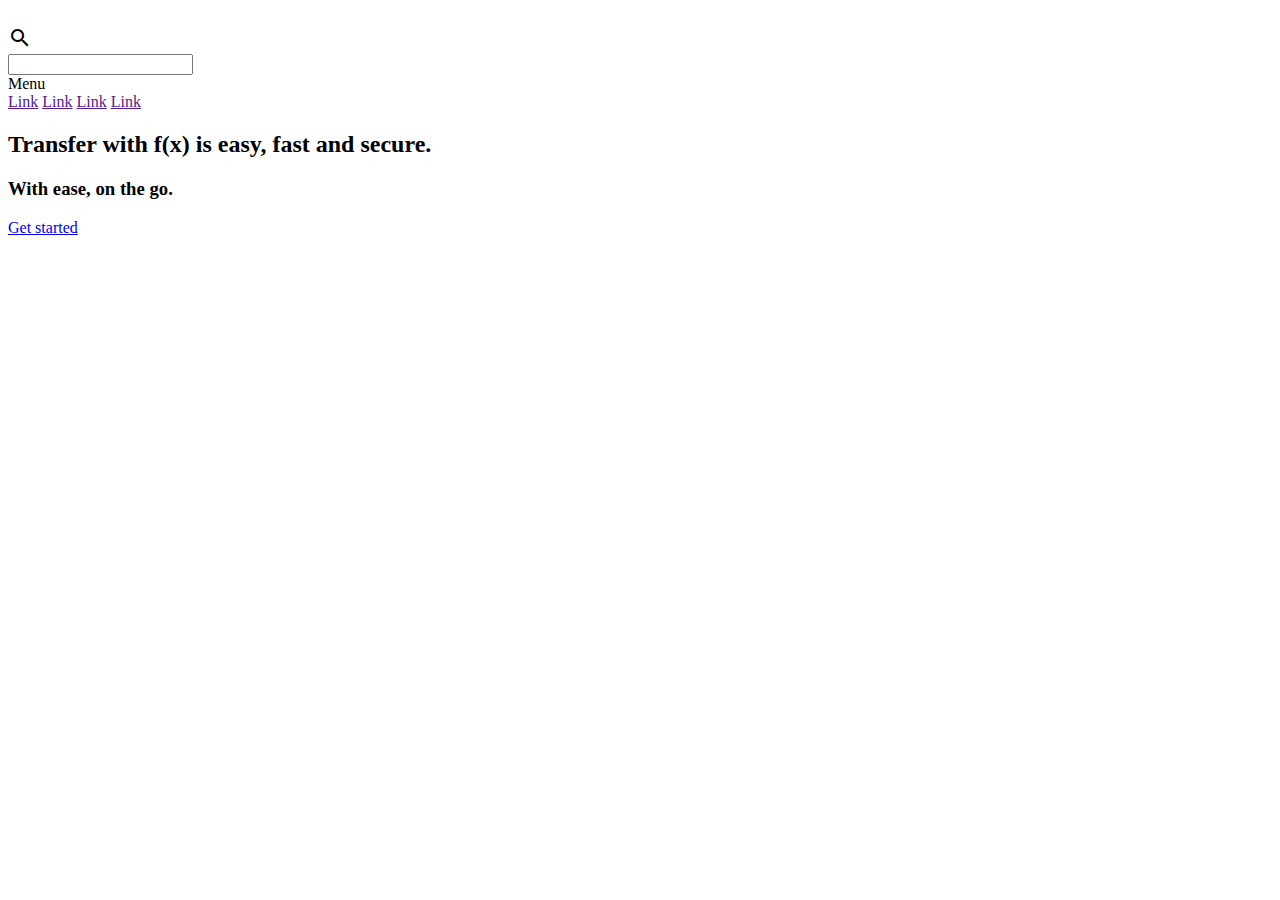
<file: index.html>
<!DOCTYPE html>
<html lang="en">
<head>
	<meta charset="UTF-8">
	<meta http-equiv="X-UA-Compatible" content="IE=edge">
	<meta name="viewport" content="width=device-width, initial-scale=1.0, minimum-scale=1.0">
	<meta name="mobile-web-app-capable" content="yes">
	<title>f(x)</title>
	<link rel="stylesheet" href="https://fonts.googleapis.com/icon?family=Material+Icons">
	<link rel="stylesheet" href="https://code.getmdl.io/1.1.3/material.indigo-pink.min.css">
	<link rel="stylesheet" href="https://fonts.googleapis.com/css?family=Roboto:regular,bold,italic,thin,light,bolditalic,black,medium&lang=en">
	<link rel="stylesheet" type="text/css" href="css/styles.css">
	<script defer src="https://code.getmdl.io/1.1.3/material.min.js"></script>
</head>
<body>
	<div class="mdl-layout mdl-js-layout mdl-layout--fixed-header">
		<header class="mdl-layout__header">
			<div class="mdl-layout__header-row">
				<!-- Title -->
        		<span class="mdl-layout-title"><a href="index.html">f(x)</a></span>
				<!-- Add spacer, to align navigation to the right -->
				<div class="mdl-layout-spacer"></div>
				<div class="mdl-textfield mdl-js-textfield mdl-textfield--expandable
										mdl-textfield--floating-label mdl-textfield--align-right">
					<label class="mdl-button mdl-js-button mdl-button--icon"
								 for="fixed-header-drawer-exp">
						<i class="material-icons">search</i>
					</label>
					<div class="mdl-textfield__expandable-holder">
						<input class="mdl-textfield__input" type="text" name="sample"
									 id="fixed-header-drawer-exp">
					</div>
				</div>
			</div>
		</header>
		<div class="mdl-layout__drawer">
			<span class="mdl-layout-title">Menu</span>
			<nav class="mdl-navigation">
				<a class="mdl-navigation__link" href="">Link</a>
				<a class="mdl-navigation__link" href="">Link</a>
				<a class="mdl-navigation__link" href="">Link</a>
				<a class="mdl-navigation__link" href="">Link</a>
			</nav>
		</div>
		<main class="mdl-layout__content">
			<div class="page-content">
				<div class="mdl-grid">
					<div class="mdl-cell">
						<h2>Transfer with f(x) is easy, fast and secure.</h2>
						<h3>With ease, on the go.</h3>
						<a class="mdl-button mdl-js-button mdl-button--raised mdl-button--primary mdl-js-ripple-effect" href="transfer.html">
							Get started
						</a>
					</div>
				</div>
			</div>
		</main>
	</div>
</body>
</html>
</file>
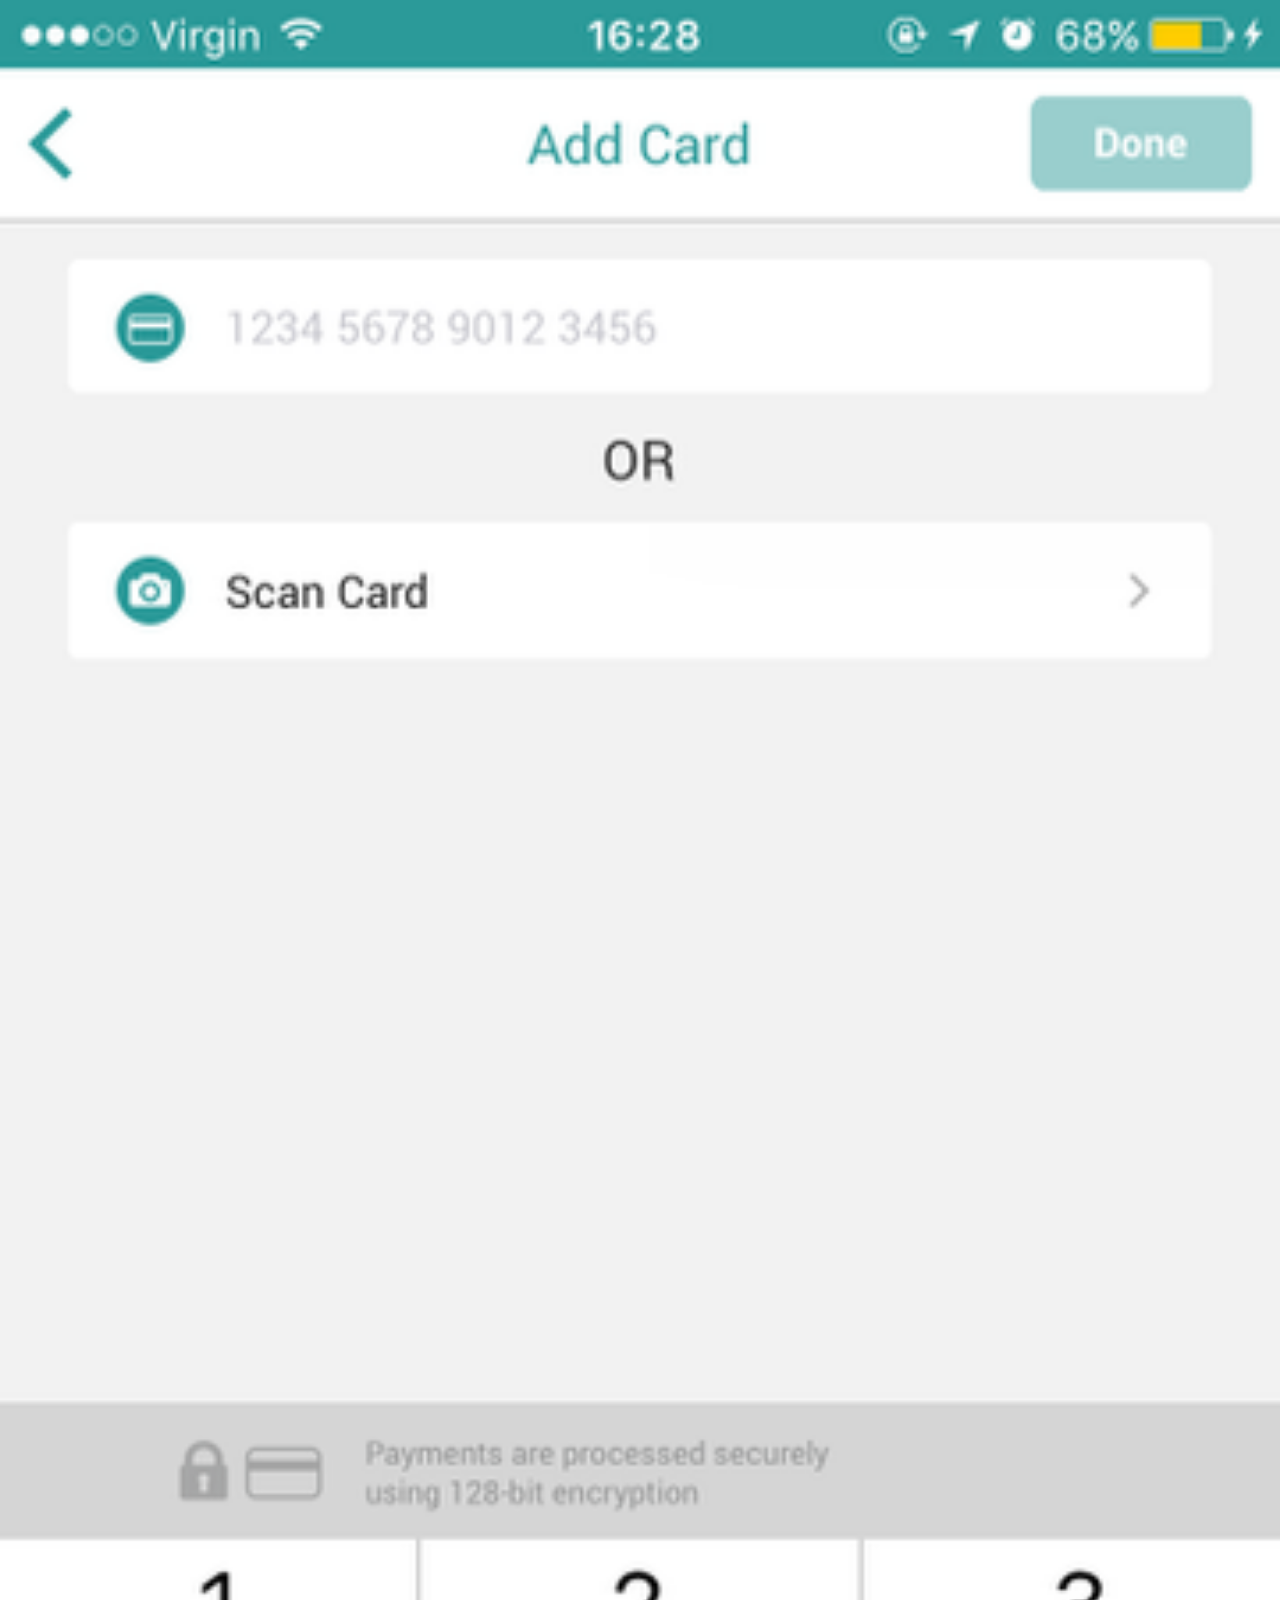
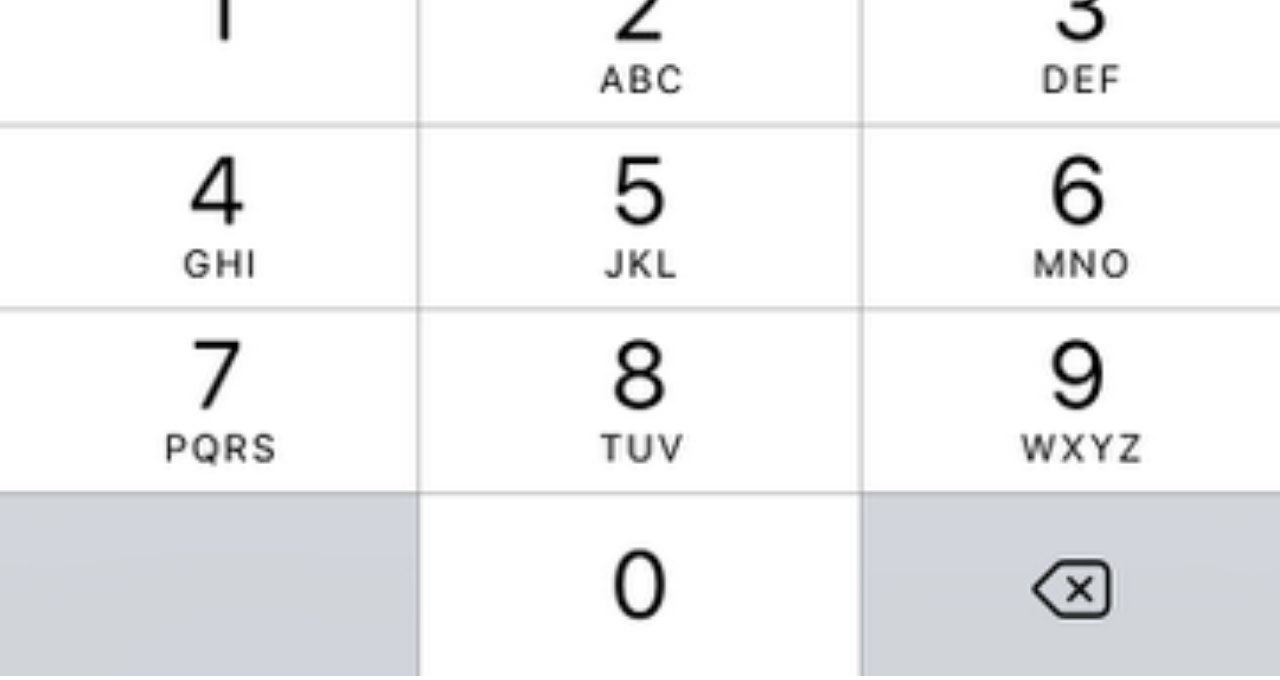
<file: add-payment.html>
<!DOCTYPE html>
<html lang="en">
<head>
	<meta charset="UTF-8">
	<meta http-equiv="X-UA-Compatible" content="IE=edge">
	<meta name="viewport" content="width=device-width, initial-scale=1.0, minimum-scale=1.0">
	<meta name="mobile-web-app-capable" content="yes">
	<title>f(x)</title>
	<style type="text/css">
		body {
			margin: 0;
			padding: 0;
		}
		img {
			width: 100%;
			height: auto;
		}
		.dummy-link {
			position: absolute;
			top: 20%;
			left: 5%;
			width: 90%;
			height: 100px;
		}
	</style>
</head>
<body>
	<img src="img/IMG_1404.png" alt="payment">
	<a class="dummy-link" href="cc-scan.html"></a>
</body>
</html>
</file>
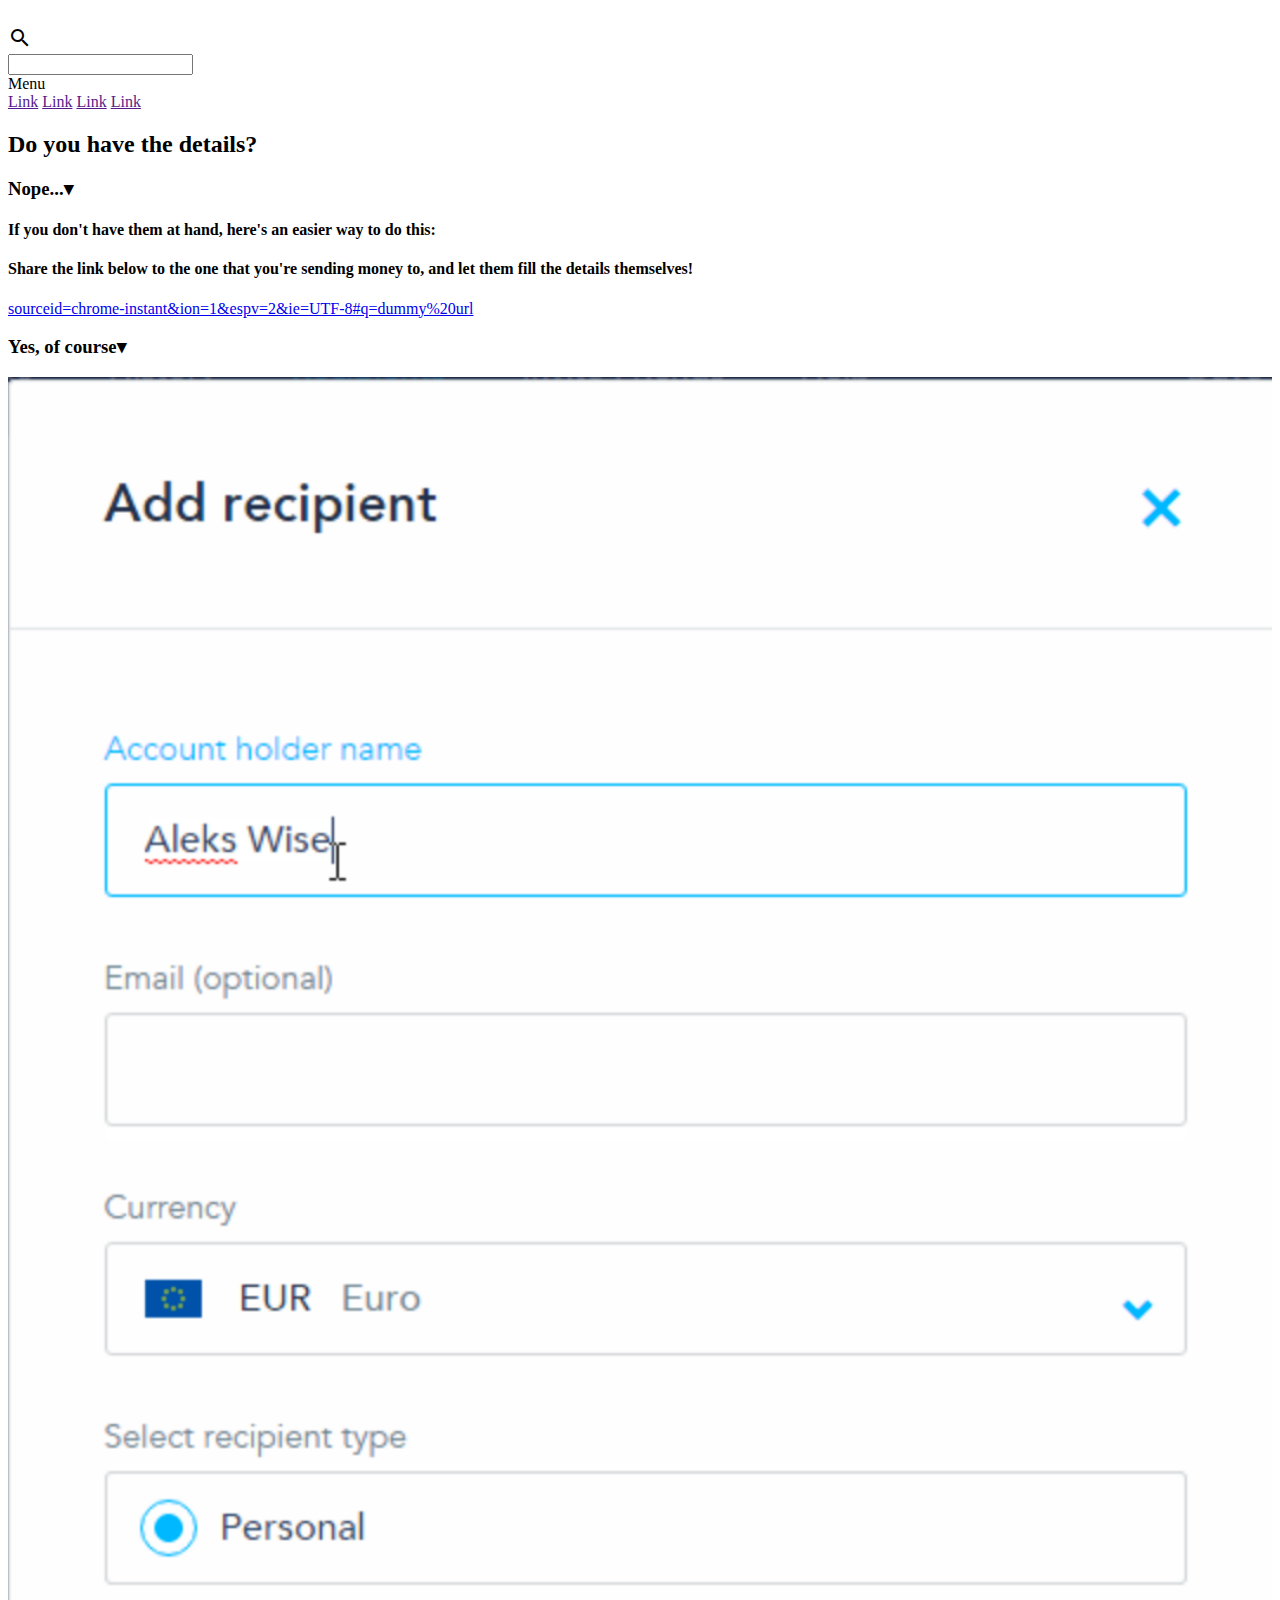
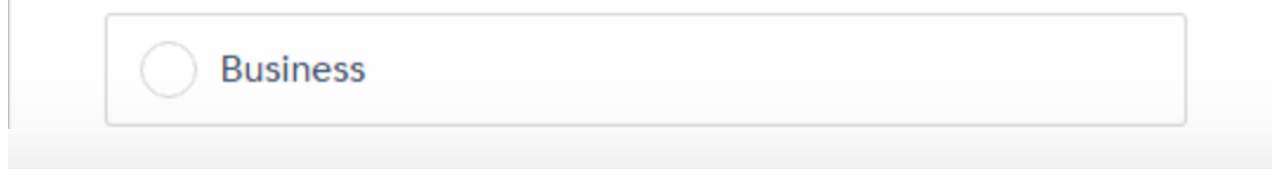
<file: add-recipient.html>
<!DOCTYPE html>
<html lang="en">
<head>
	<meta charset="UTF-8">
	<meta http-equiv="X-UA-Compatible" content="IE=edge">
	<meta name="viewport" content="width=device-width, initial-scale=1.0, minimum-scale=1.0">
	<meta name="mobile-web-app-capable" content="yes">
	<title>f(x)</title>
	<link rel="stylesheet" href="https://fonts.googleapis.com/icon?family=Material+Icons">
	<link rel="stylesheet" href="https://code.getmdl.io/1.1.3/material.indigo-pink.min.css">
	<link rel="stylesheet" href="https://fonts.googleapis.com/css?family=Roboto:regular,bold,italic,thin,light,bolditalic,black,medium&lang=en">
	<link rel="stylesheet" type="text/css" href="css/styles.css">
	<script defer src="https://code.getmdl.io/1.1.3/material.min.js"></script>
</head>
<body>
	<div class="mdl-layout mdl-js-layout mdl-layout--fixed-header">
		<header class="mdl-layout__header">
			<div class="mdl-layout__header-row">
				<!-- Title -->
				<span class="mdl-layout-title"><a href="index.html">f(x)</a></span>
				<!-- Add spacer, to align navigation to the right -->
				<div class="mdl-layout-spacer"></div>
				<div class="mdl-textfield mdl-js-textfield mdl-textfield--expandable
										mdl-textfield--floating-label mdl-textfield--align-right">
					<label class="mdl-button mdl-js-button mdl-button--icon"
								 for="fixed-header-drawer-exp">
						<i class="material-icons">search</i>
					</label>
					<div class="mdl-textfield__expandable-holder">
						<input class="mdl-textfield__input" type="text" name="sample"
									 id="fixed-header-drawer-exp">
					</div>
				</div>
			</div>
		</header>
		<div class="mdl-layout__drawer">
			<span class="mdl-layout-title">Menu</span>
			<nav class="mdl-navigation">
				<a class="mdl-navigation__link" href="">Link</a>
				<a class="mdl-navigation__link" href="">Link</a>
				<a class="mdl-navigation__link" href="">Link</a>
				<a class="mdl-navigation__link" href="">Link</a>
			</nav>
		</div>
		<main class="mdl-layout__content">
			<div class="page-content">
				<div class="mdl-grid">
					<div class="mdl-cell">
						<h2>Do you have the details?</h2>
						<h3>Nope...<span>▾</span></h3>
						<h4>If you don't have them at hand, here's an easier way to do this:</h4>
						<h4>Share the link below to the one that you're sending money to, and let them fill the details themselves!</h4>
						<a href="sourceid=chrome-instant&ion=1&espv=2&ie=UTF-8#q=dummy%20url">sourceid=chrome-instant&ion=1&espv=2&ie=UTF-8#q=dummy%20url</a>
						<h3>Yes, of course<span>▾</span></h3>
						<a href="status.html"><img src="img/recipient.png" width="100%"></a>
					</div>
				</div>
			</div>
		</main>
	</div>
</body>
</html>
</file>
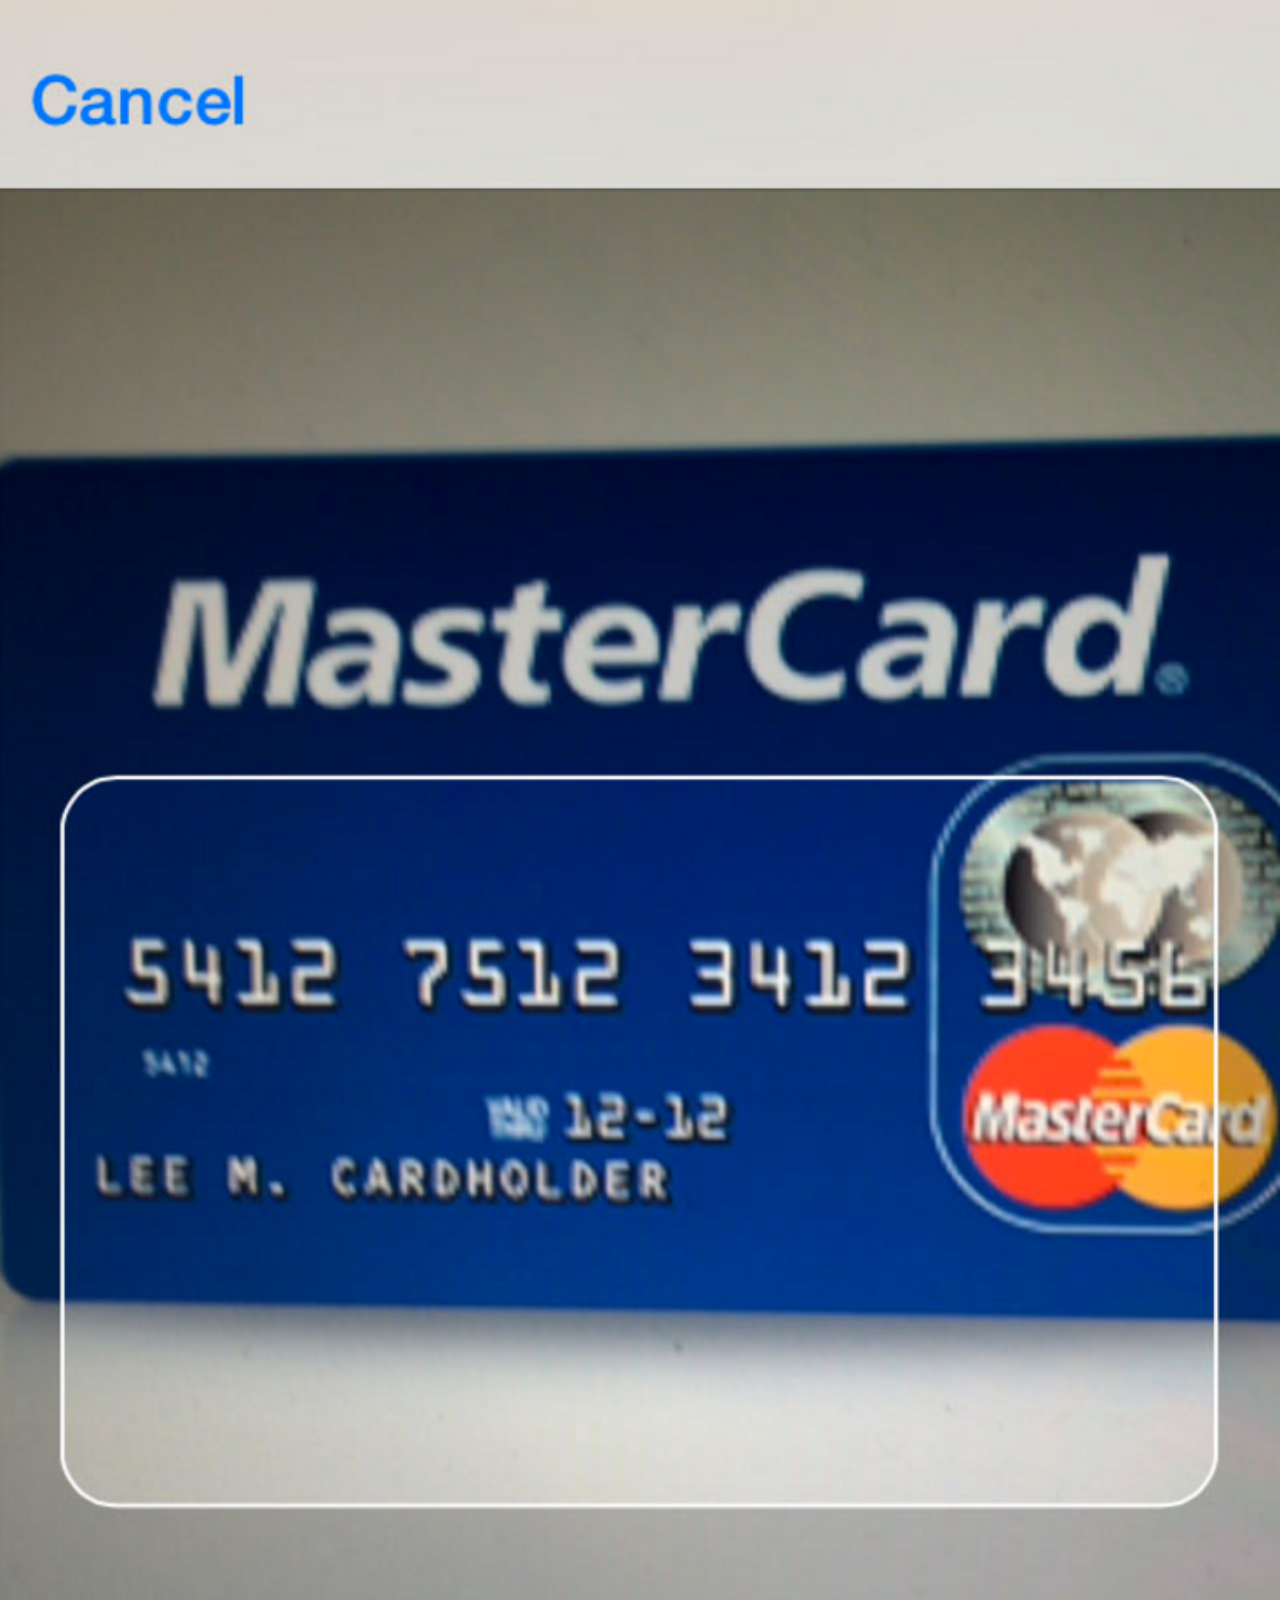
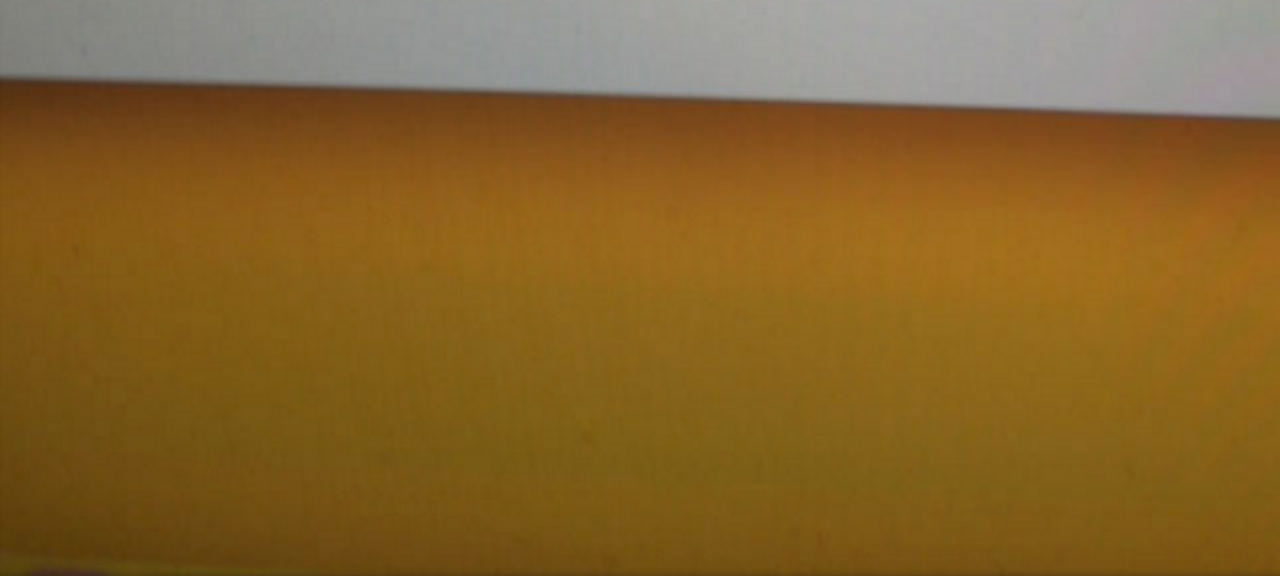
<file: cc-scan.html>
<!DOCTYPE html>
<html lang="en">
<head>
	<meta charset="UTF-8">
	<meta http-equiv="X-UA-Compatible" content="IE=edge">
	<meta name="viewport" content="width=device-width, initial-scale=1.0, minimum-scale=1.0">
	<meta name="mobile-web-app-capable" content="yes">
	<title>f(x)</title>
	<style type="text/css">
		body {
			margin: 0;
			padding: 0;
			font-family: Arial;
		}
		img {
			width: 100%;
			height: auto;
		}
		.dummy-link {
			position: absolute;
			top: 0;
			right: 0;
			width: 100vw;
			height: 100vh;
		}
	</style>
</head>
<body>
	<img src="img/scan.png" alt="credit card scan">
	<a class="dummy-link" href="select-payment.html"></a>
</body>
</html>
</file>
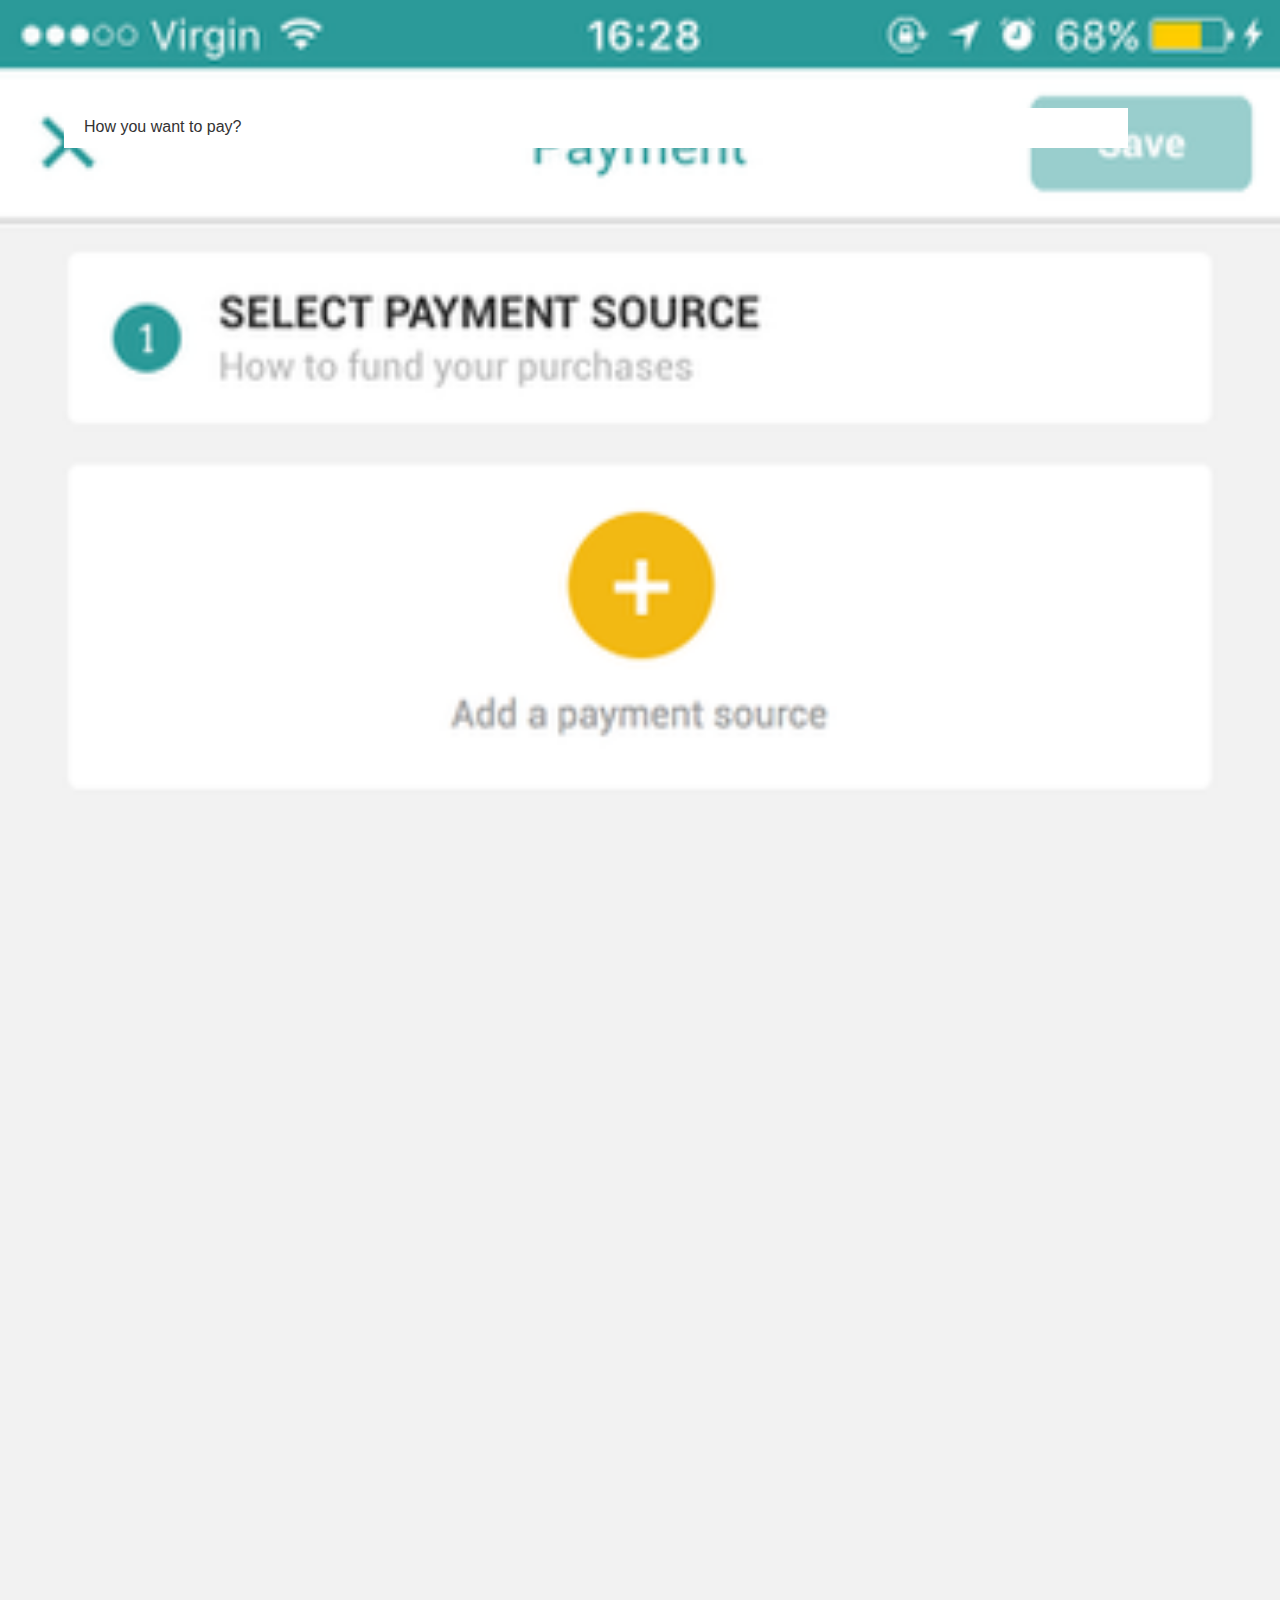
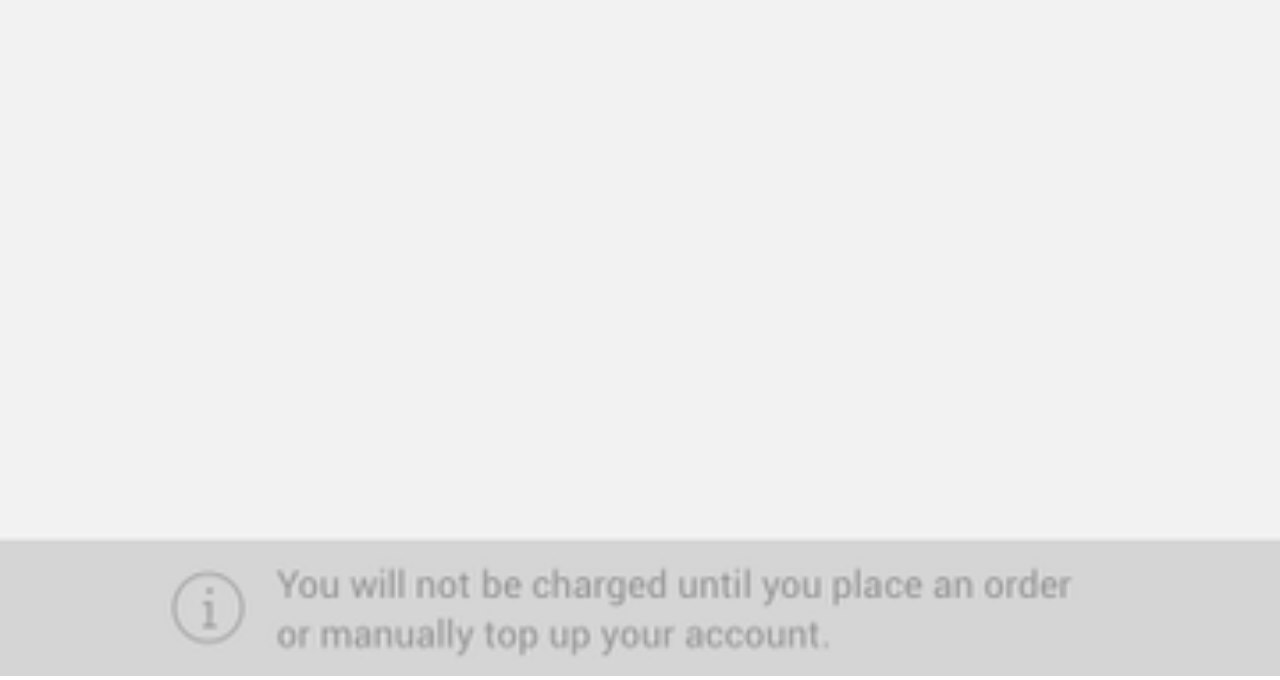
<file: payment.html>
<!DOCTYPE html>
<html lang="en">
<head>
	<meta charset="UTF-8">
	<meta http-equiv="X-UA-Compatible" content="IE=edge">
	<meta name="viewport" content="width=device-width, initial-scale=1.0, minimum-scale=1.0">
	<meta name="mobile-web-app-capable" content="yes">
	<title>f(x)</title>
	<style type="text/css">
		body {
			margin: 0;
			padding: 0;
			font-family: Arial;
		}
		img {
			width: 100%;
			height: auto;
		}
		.dummy-text {
			position: absolute;
			top: 12%;
			left: 5%;
			width: 80%;
			height: 20px;
			margin: 0;
			padding: 10px 20px;
			background: #fff;
			color: #333;
		}
		.dummy-link {
			position: absolute;
			top: 20%;
			left: 5%;
			width: 90%;
			height: 100px;
		}
	</style>
</head>
<body>
	<img src="img/IMG_1402.png" alt="payment">
	<p class="dummy-text">How you want to pay?</p>
	<a class="dummy-link" href="add-payment.html"></a>
</body>
</html>
</file>
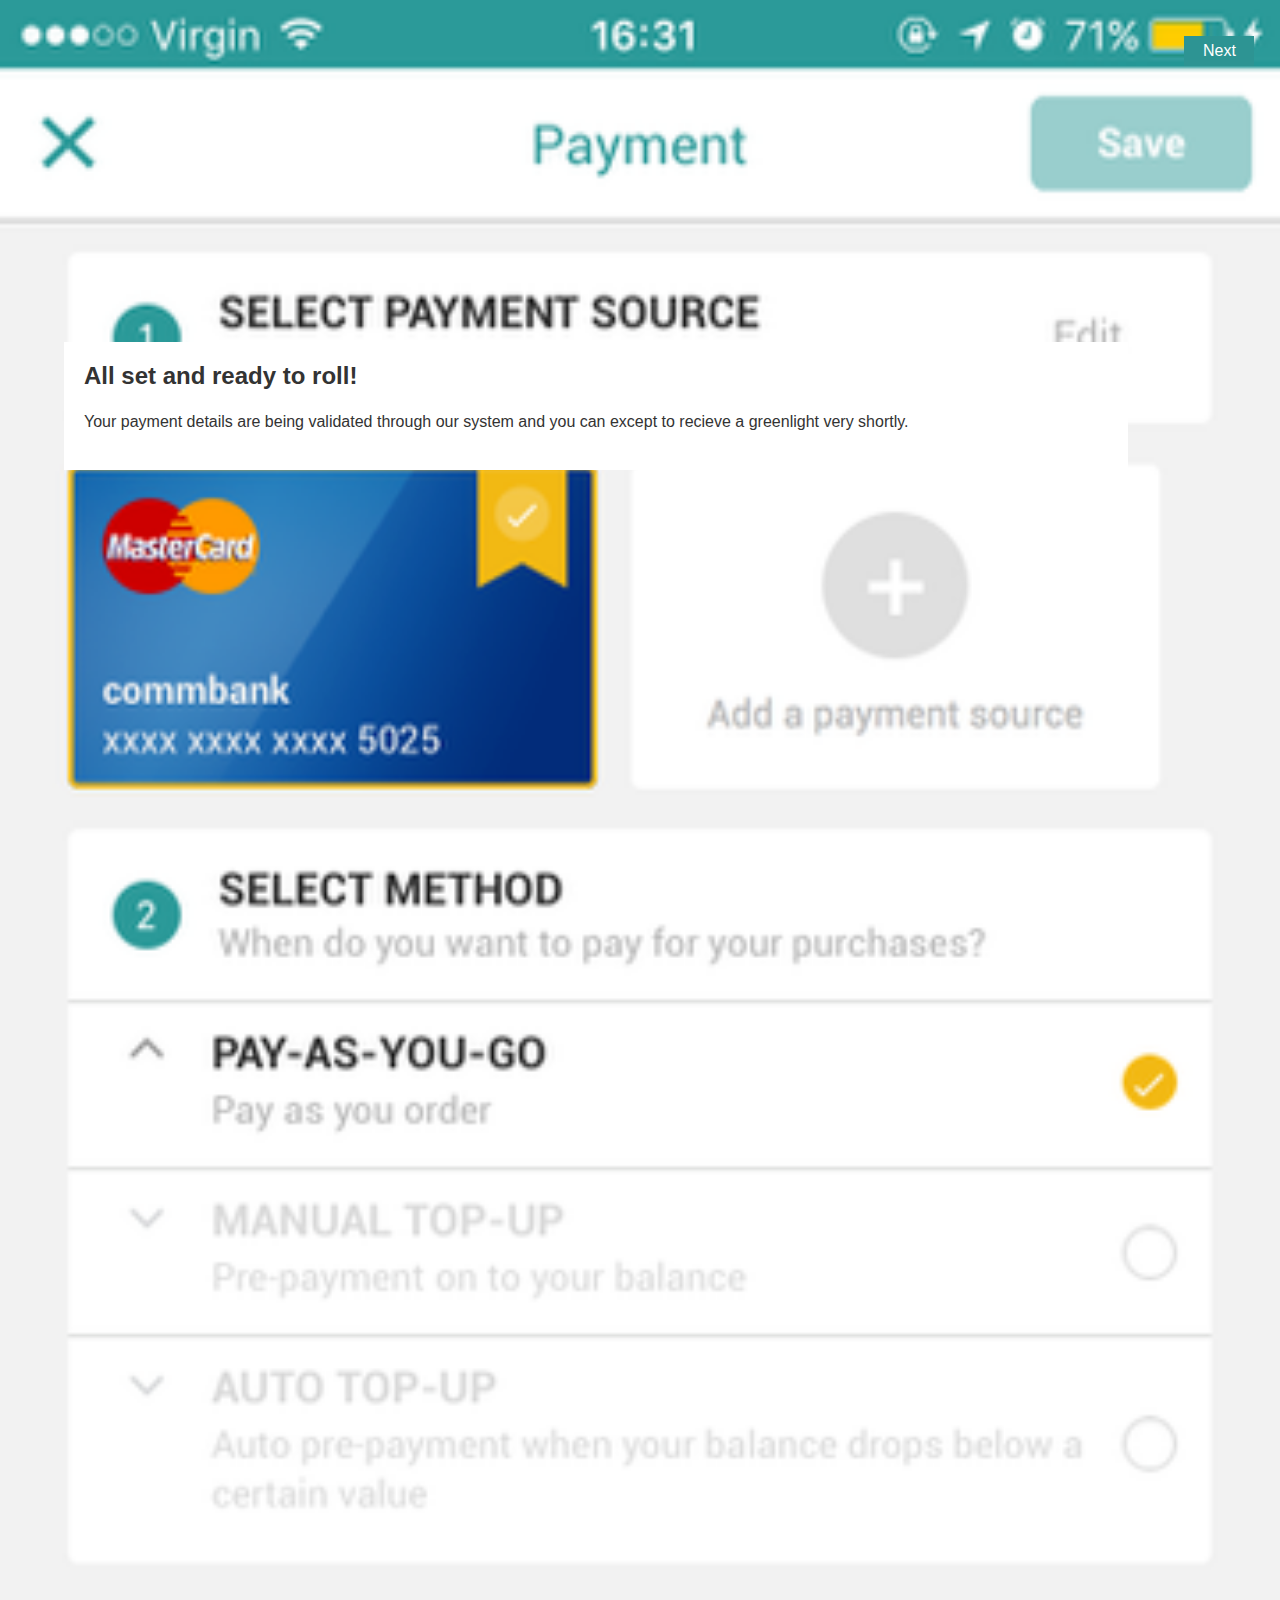
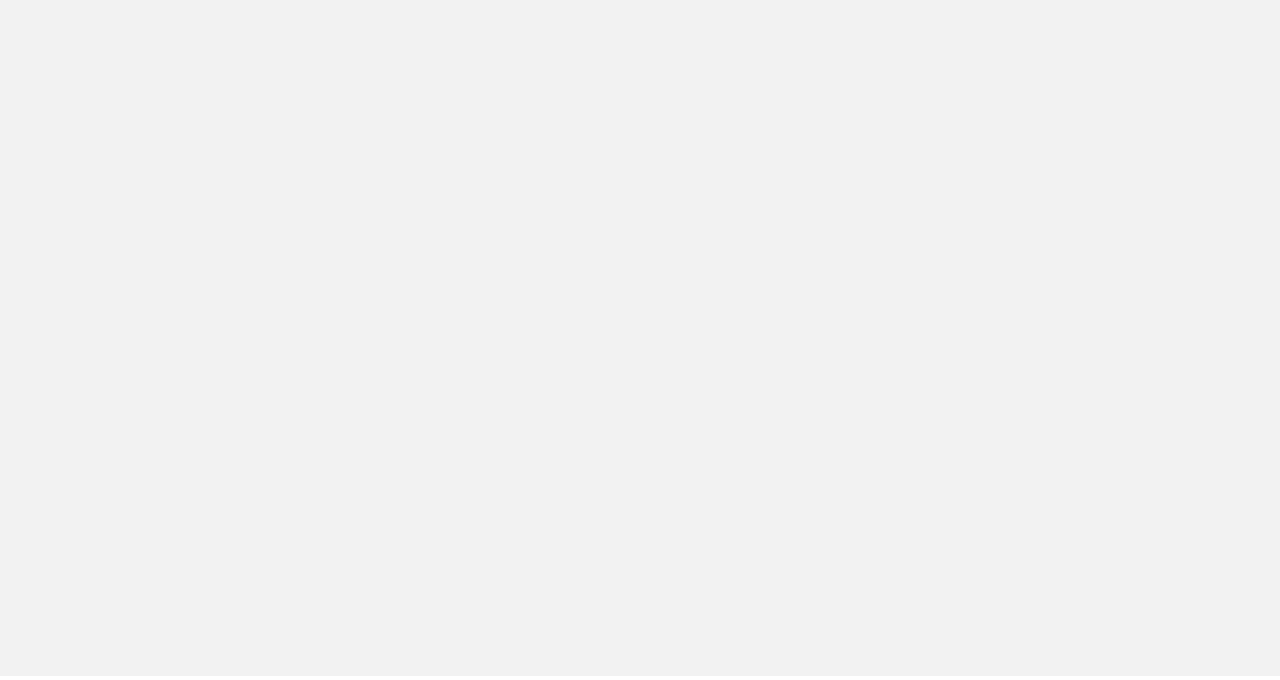
<file: select-payment.html>
<!DOCTYPE html>
<html lang="en">
<head>
	<meta charset="UTF-8">
	<meta http-equiv="X-UA-Compatible" content="IE=edge">
	<meta name="viewport" content="width=device-width, initial-scale=1.0, minimum-scale=1.0">
	<meta name="mobile-web-app-capable" content="yes">
	<title>f(x)</title>
	<style type="text/css">
		body {
			margin: 0;
			padding: 0;
			font-family: Arial;
		}
		img {
			width: 100%;
			height: auto;
		}
		.dummy-link {
			position: absolute;
			top: 4%;
			right: 2%;
			width: 70px;
			height: 30px;
			background: #2d9493;
			color: #fff;
			text-align: center;
			line-height: 30px;
			text-decoration: none;
		}
		.dummy-text {
			position: absolute;
			top: 38%;
			left: 5%;
			width: 80%;
			padding: 0 20px 20px;
			background: #fff;
			color: #333;
		}
		.dummy-text p {
			line-height: 1.5;
		}
	</style>
</head>
<body>
	<img src="img/IMG_1405.png" alt="payment">
	<a class="dummy-link" href="recipient.html">Next</a>
	<div class="dummy-text">
		<h2>All set and ready to roll!</h2>
		<p>Your payment details are being validated through our system and you can except to recieve a greenlight very shortly.</p>
	</div>
</body>
</html>
</file>
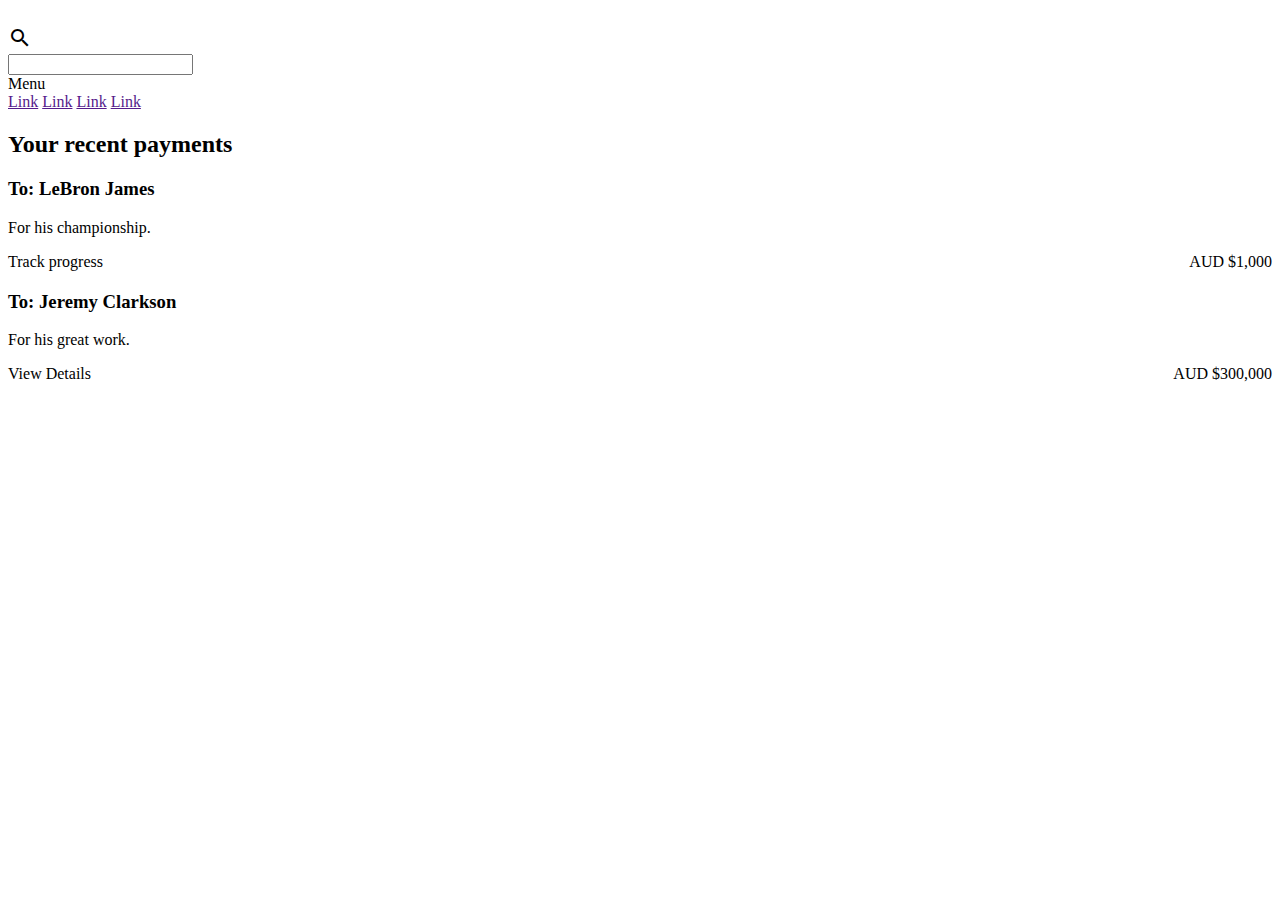
<file: status.html>
<!DOCTYPE html>
<html lang="en">
<head>
	<meta charset="UTF-8">
	<meta http-equiv="X-UA-Compatible" content="IE=edge">
	<meta name="viewport" content="width=device-width, initial-scale=1.0, minimum-scale=1.0">
	<meta name="mobile-web-app-capable" content="yes">
	<title>f(x)</title>
	<link rel="stylesheet" href="https://fonts.googleapis.com/icon?family=Material+Icons">
	<link rel="stylesheet" href="https://code.getmdl.io/1.1.3/material.indigo-pink.min.css">
	<link rel="stylesheet" href="https://fonts.googleapis.com/css?family=Roboto:regular,bold,italic,thin,light,bolditalic,black,medium&lang=en">
	<link rel="stylesheet" type="text/css" href="css/styles.css">
	<script defer src="https://code.getmdl.io/1.1.3/material.min.js"></script>
</head>
<body>
	<div class="mdl-layout mdl-js-layout mdl-layout--fixed-header">
		<header class="mdl-layout__header">
			<div class="mdl-layout__header-row">
				<!-- Title -->
				<span class="mdl-layout-title"><a href="index.html">f(x)</a></span>
				<!-- Add spacer, to align navigation to the right -->
				<div class="mdl-layout-spacer"></div>
				<div class="mdl-textfield mdl-js-textfield mdl-textfield--expandable
										mdl-textfield--floating-label mdl-textfield--align-right">
					<label class="mdl-button mdl-js-button mdl-button--icon"
								 for="fixed-header-drawer-exp">
						<i class="material-icons">search</i>
					</label>
					<div class="mdl-textfield__expandable-holder">
						<input class="mdl-textfield__input" type="text" name="sample"
									 id="fixed-header-drawer-exp">
					</div>
				</div>
			</div>
		</header>
		<div class="mdl-layout__drawer">
			<span class="mdl-layout-title">Menu</span>
			<nav class="mdl-navigation">
				<a class="mdl-navigation__link" href="">Link</a>
				<a class="mdl-navigation__link" href="">Link</a>
				<a class="mdl-navigation__link" href="">Link</a>
				<a class="mdl-navigation__link" href="">Link</a>
			</nav>
		</div>
		<main class="mdl-layout__content">
			<div class="page-content">
				<div class="mdl-grid">
					<div class="mdl-cell">
						<h2>Your recent payments</h2>
						<div class="demo-card--lebron mdl-card mdl-shadow--2dp">
						  <div class="mdl-card__title mdl-card--expand">
							<h3 class="mdl-card__title-text">To: LeBron James</h3>
						  </div>
						  <div class="mdl-card__supporting-text">
						  	<p>For his championship.</p>
							<span class="mdl-badge" data-badge="➠">AUD $1,000</span>
						  </div>
						  <div class="mdl-card__actions mdl-card--border">
							<a class="mdl-button mdl-button--colored mdl-js-button mdl-js-ripple-effect">
							  Track progress
							</a>
						  </div>
						</div>
						<div class="demo-card--jeremy mdl-card mdl-shadow--2dp">
						  <div class="mdl-card__title mdl-card--expand">
							<h3 class="mdl-card__title-text">To: Jeremy Clarkson</h3>
						  </div>
						  <div class="mdl-card__supporting-text">
						  	<p>For his great work.</p>
							<span class="mdl-badge" data-badge="✔">AUD $300,000</span>

						  </div>
						  <div class="mdl-card__actions mdl-card--border">
							<a class="mdl-button mdl-button--colored mdl-js-button mdl-js-ripple-effect">
							  View Details
							</a>
						  </div>
						</div>
					</div>
				</div>
			</div>
		</main>
	</div>
</body>
</html>
</file>
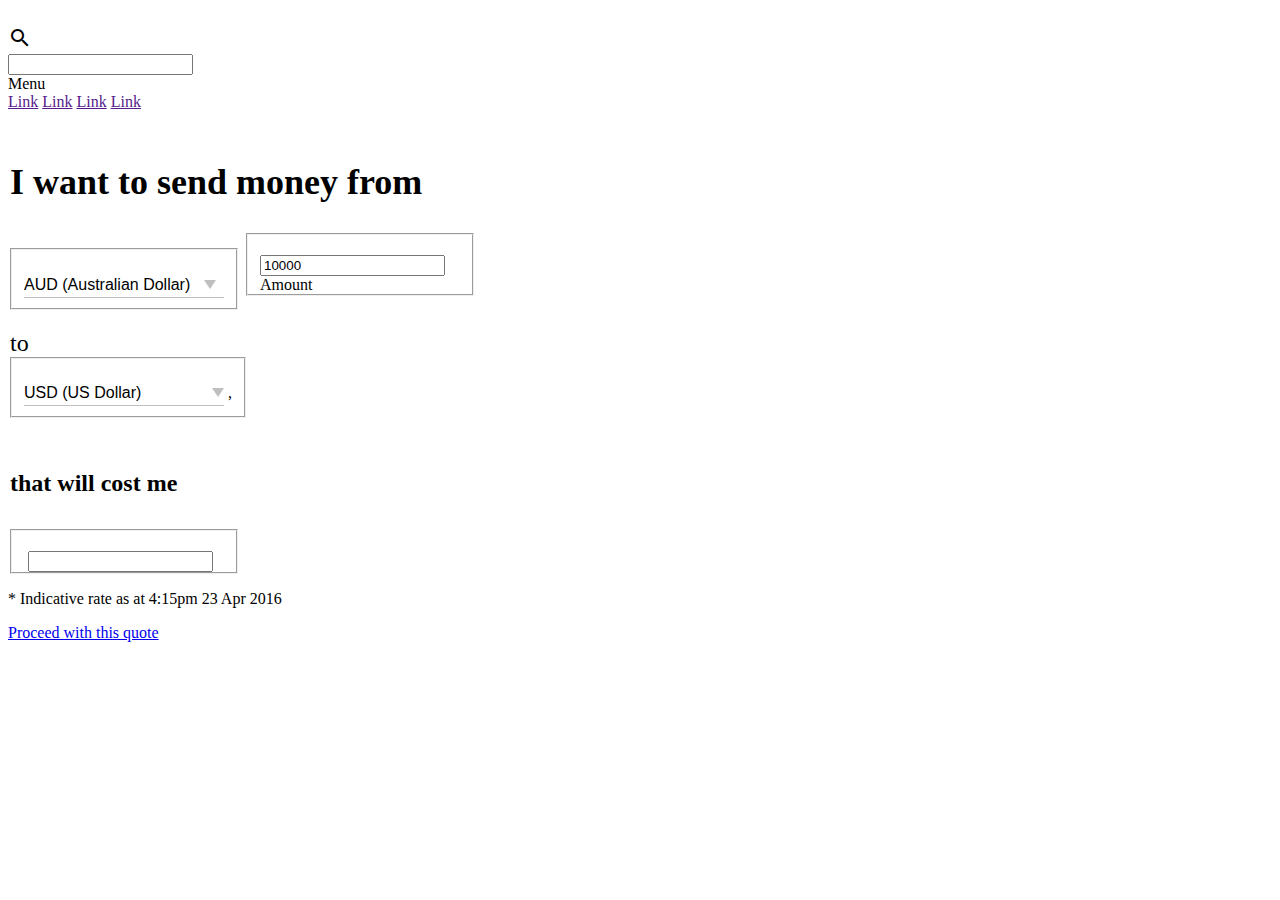
<file: transfer.html>
<!DOCTYPE html>
<html lang="en">
<head>
  <meta charset="UTF-8">
  <meta http-equiv="X-UA-Compatible" content="IE=edge">
  <meta name="viewport" content="width=device-width, initial-scale=1.0, minimum-scale=1.0">
  <meta name="mobile-web-app-capable" content="yes">
  <title>f(x)</title>
  <link rel="stylesheet" href="https://fonts.googleapis.com/icon?family=Material+Icons">
  <link rel="stylesheet" href="https://code.getmdl.io/1.1.3/material.indigo-pink.min.css">
  <link rel="stylesheet" href="https://fonts.googleapis.com/css?family=Roboto:regular,bold,italic,thin,light,bolditalic,black,medium&lang=en">
  <link rel="stylesheet" href="css/styles.css">
  <script defer src="https://code.getmdl.io/1.1.3/material.min.js"></script>
  <!-- <style>
    .intro {
      background-image: url('img/intro.png');
      background-size: 100% auto;
    }
  </style> -->
</head>
<body>
  <div class="mdl-layout mdl-js-layout mdl-layout--fixed-header">
    <header class="mdl-layout__header">
      <div class="mdl-layout__header-row">
        <!-- Title -->
        <span class="mdl-layout-title"><a href="index.html">f(x)</a></span>
        <!-- Add spacer, to align navigation to the right -->
        <div class="mdl-layout-spacer"></div>
        <div class="mdl-textfield mdl-js-textfield mdl-textfield--expandable
                    mdl-textfield--floating-label mdl-textfield--align-right">
          <label class="mdl-button mdl-js-button mdl-button--icon"
                 for="fixed-header-drawer-exp">
            <i class="material-icons">search</i>
          </label>
          <div class="mdl-textfield__expandable-holder">
            <input class="mdl-textfield__input" type="text" name="sample"
                   id="fixed-header-drawer-exp">
          </div>
        </div>
      </div>
    </header>
    <div class="mdl-layout__drawer">
      <span class="mdl-layout-title">Menu</span>
      <nav class="mdl-navigation">
        <a class="mdl-navigation__link" href="">Link</a>
        <a class="mdl-navigation__link" href="">Link</a>
        <a class="mdl-navigation__link" href="">Link</a>
        <a class="mdl-navigation__link" href="">Link</a>
      </nav>
    </div>
    <main class="mdl-layout__content intro">
      <div class="page-content">
        <div class="mdl-grid">
          <div class="mdl-cell">
            <form action="#" role="application" class="transfer-form" id="transfer" name="transfer-form">
              <legend><h2>I want to send money from</h2></legend>
              <fieldset class="fieldset">
                <label class="form-control is-vishidden" for="from-currency">from currency</label>
                <div class="mdl-selectfield">
                  <select class="form-control" id="from-currency" name="from-currency">
                    <option value="AUD" selected>AUD (Australian Dollar)</option>
                    <option value="USD">USD (US Dollar)</option>
                    <option value="EUR">EUR (Euro)</option>
                    <option value="GBP">GBP (British Pound)</option>
                    <option value="NZD">NZD (New Zealand Dollar)</option>
                    <option value="JPY">JPY (Japanese Yen)</option>
                  </select>
                </div>
              </fieldset>
              <fieldset class="mdl-textfield mdl-js-textfield form-control">
                <input class="mdl-textfield__input" type="number" id="amount" value="10000">
                <label class="mdl-textfield__label" for="amount">Amount</label>
              </fieldset>
              <br>
              <legend>to</legend>
              <fieldset class="fieldset">
                <div class="mdl-selectfield">
                  <label for="to-currency"></label>
                  <select class="form-control" id="to-currency" name="to-currency">
                    <option value="AUD">AUD (Australian Dollar)</option>
                    <option value="USD" selected>USD (US Dollar)</option>
                    <option value="EUR">EUR (Euro)</option>
                    <option value="GBP">GBP (British Pound)</option>
                    <option value="NZD">NZD (New Zealand Dollar)</option>
                    <option value="JPY">JPY (Japanese Yen)</option>
                  </select>
                  <span>,</span>
                </div>
              </fieldset>
              <legend><h4>that will cost me</h4></legend>
              <fieldset class="mdl-textfield mdl-js-textfield form-control">
                <span class="selected-currency"></span>
                <input class="mdl-textfield__input" type="number" id="cost">
              </fieldset>
            </form>
            <p class="disclaimer">* Indicative rate as at 4:15pm 23 Apr 2016</p>
            <a id="payment" class="mdl-button mdl-js-button mdl-button--raised mdl-button--primary mdl-js-ripple-effect" href="payment.html">Proceed with this quote</a>
          </div>
        </div>
      </div>
    </main>
  </div>

  <script src="https://ajax.googleapis.com/ajax/libs/jquery/2.2.4/jquery.min.js"></script>
  <script src="js/money.js"></script>
  <script src="js/script.js"></script>
</body>
</html>
</file>
<file: css/styles.css>
.is-vishidden {
    position: absolute;
    clip: rect(1px 1px 1px 1px); /* for Internet Explorer */
    clip: rect(1px, 1px, 1px, 1px);
    padding: 0;
    border: 0;
    height: 1px;
    width: 1px;
    overflow: hidden;
}
.mdl-layout-title a {
    color: #fff;
    text-decoration: none;
}

/* Material Design <select> element, css only
 * https://codepen.io/pudgereyem/pen/PqBxQx
 */
select {
    background-color: transparent;
    width: 100%;
    padding: 4px 0;
    border: none;
    border-bottom: 1px solid rgba(0,0,0,.25);
}
/* Remove focus */
select:focus {
    outline: none;
}
/* Use custom arrow */
.mdl-selectfield select {
    -webkit-appearance: none;
    -moz-appearance: none;
    appearance: none;
}
.mdl-selectfield {
    position: relative;
}
.mdl-selectfield:after {
    position: absolute;
    bottom: .25em;
    right: .5em;
    /* Styling the down arrow */
    width: 0;
    height: 0;
    padding: 0;
    content: '';
    border-left: .375em solid transparent;
    border-right: .375em solid transparent;
    border-top: .5625em solid rgba(0,0,0,.25);
    pointer-events: none;
}

/* Custom stylings */
.transfer-form legend {
    display: inline-block;
    font-size: 1.5em;
    padding-top: 20px;
    padding-right: .5em;
}

.form-control {
    display: inline-block;
    width: 200px;
    padding-top: 20px;
    font-size: 1em;
}

.form-control > * {
    display: inline-block;
}

.fieldset,
.mdl-selectfield {
    display: inline;
}

.transfer-form .mdl-textfield {
    padding-bottom: 0;
}
.mdl-textfield__label:after {
    bottom: 0;
}

.mdl-card {
    margin-bottom: 20px;
}

.demo-card-image--sarah.mdl-card {
  background: url('http://www.radfaces.com/images/avatars/april-oneil.jpg') center / cover;
}
.demo-card-image--dummy.mdl-card {
  background: url('https://pixabay.com/static/uploads/photo/2015/10/05/22/37/blank-profile-picture-973460_960_720.png') center / cover;
}
.demo-card-image > .mdl-card__actions {
    height: 52px;
    padding: 16px;
    background: rgba(0, 0, 0, 0.2);
    color: #fff;
}

.mdl-card .mdl-badge {
    float: right;
}

.demo-card--jeremy > .mdl-card__title {
    background: url('https://pbs.twimg.com/profile_images/1903539737/image.jpg') bottom right no-repeat;
    background-size: auto 100%;
}

.demo-card--lebron > .mdl-card__title {
    background: url('http://graphics.wsj.com/six-degrees-of-lebron-james/img/LeBron_head.jpg') bottom right no-repeat;
    background-size: auto 100%;
}

.demo-card--jeremy .mdl-badge:after {
    background-color: #009688;
}
</file>
